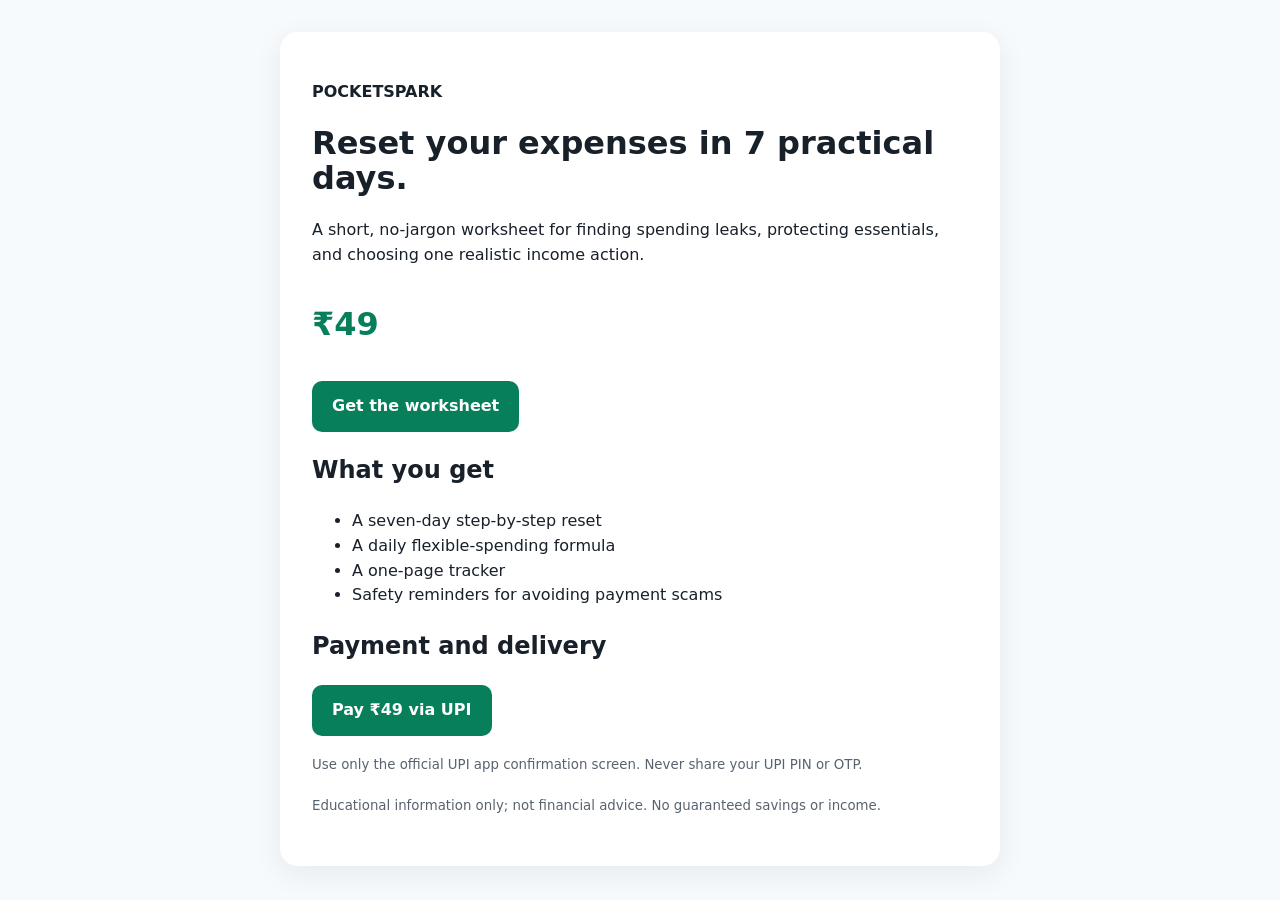
<file: index.html>
<!doctype html>
<html lang="en">
<meta charset="utf-8">
<meta name="viewport" content="width=device-width, initial-scale=1">
<title>PocketSpark 7-Day Expense Reset</title>
<style>
body{font-family:system-ui,-apple-system,sans-serif;max-width:720px;margin:0 auto;padding:32px 20px;line-height:1.55;color:#18202a;background:#f7fafc}main{background:#fff;padding:32px;border-radius:18px;box-shadow:0 8px 30px #11223312}h1{line-height:1.1} .price{font-size:2rem;font-weight:700;color:#087f5b} .cta{display:inline-block;background:#087f5b;color:white;padding:13px 20px;border-radius:10px;text-decoration:none;font-weight:700} small{color:#58636f}
</style>
<main>
<p><strong>POCKETSPARK</strong></p>
<h1>Reset your expenses in 7 practical days.</h1>
<p>A short, no-jargon worksheet for finding spending leaks, protecting essentials, and choosing one realistic income action.</p>
<p class="price">₹49</p>
<p><a class="cta" href="#payment">Get the worksheet</a></p>
<h2>What you get</h2>
<ul><li>A seven-day step-by-step reset</li><li>A daily flexible-spending formula</li><li>A one-page tracker</li><li>Safety reminders for avoiding payment scams</li></ul>
<h2 id="payment">Payment and delivery</h2>
<p><a class="cta" href="upi://pay?pa=abhijitmagapu25@oksbi&pn=PocketSpark&am=49&cu=INR">Pay ₹49 via UPI</a></p>
<p><small>Use only the official UPI app confirmation screen. Never share your UPI PIN or OTP.</small></p>
<p><small>Educational information only; not financial advice. No guaranteed savings or income.</small></p>
</main>
</html>
</file>
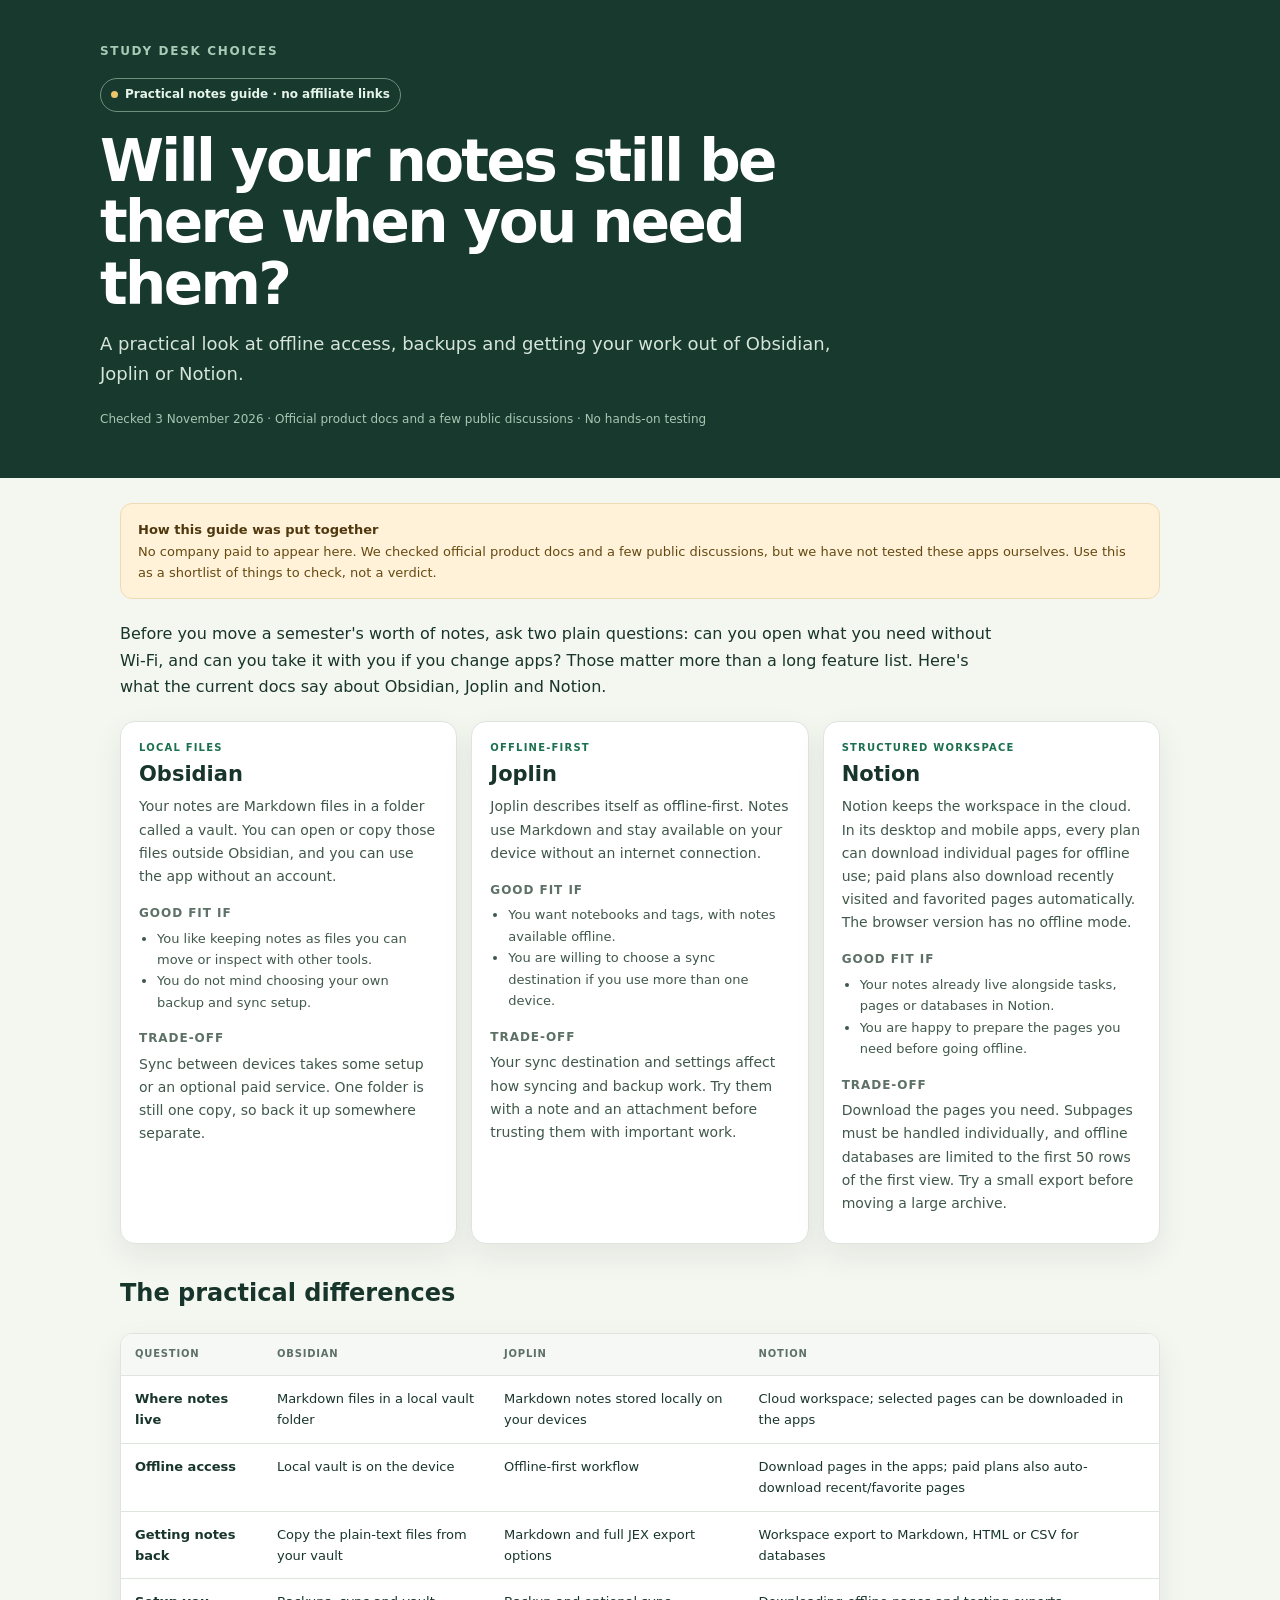
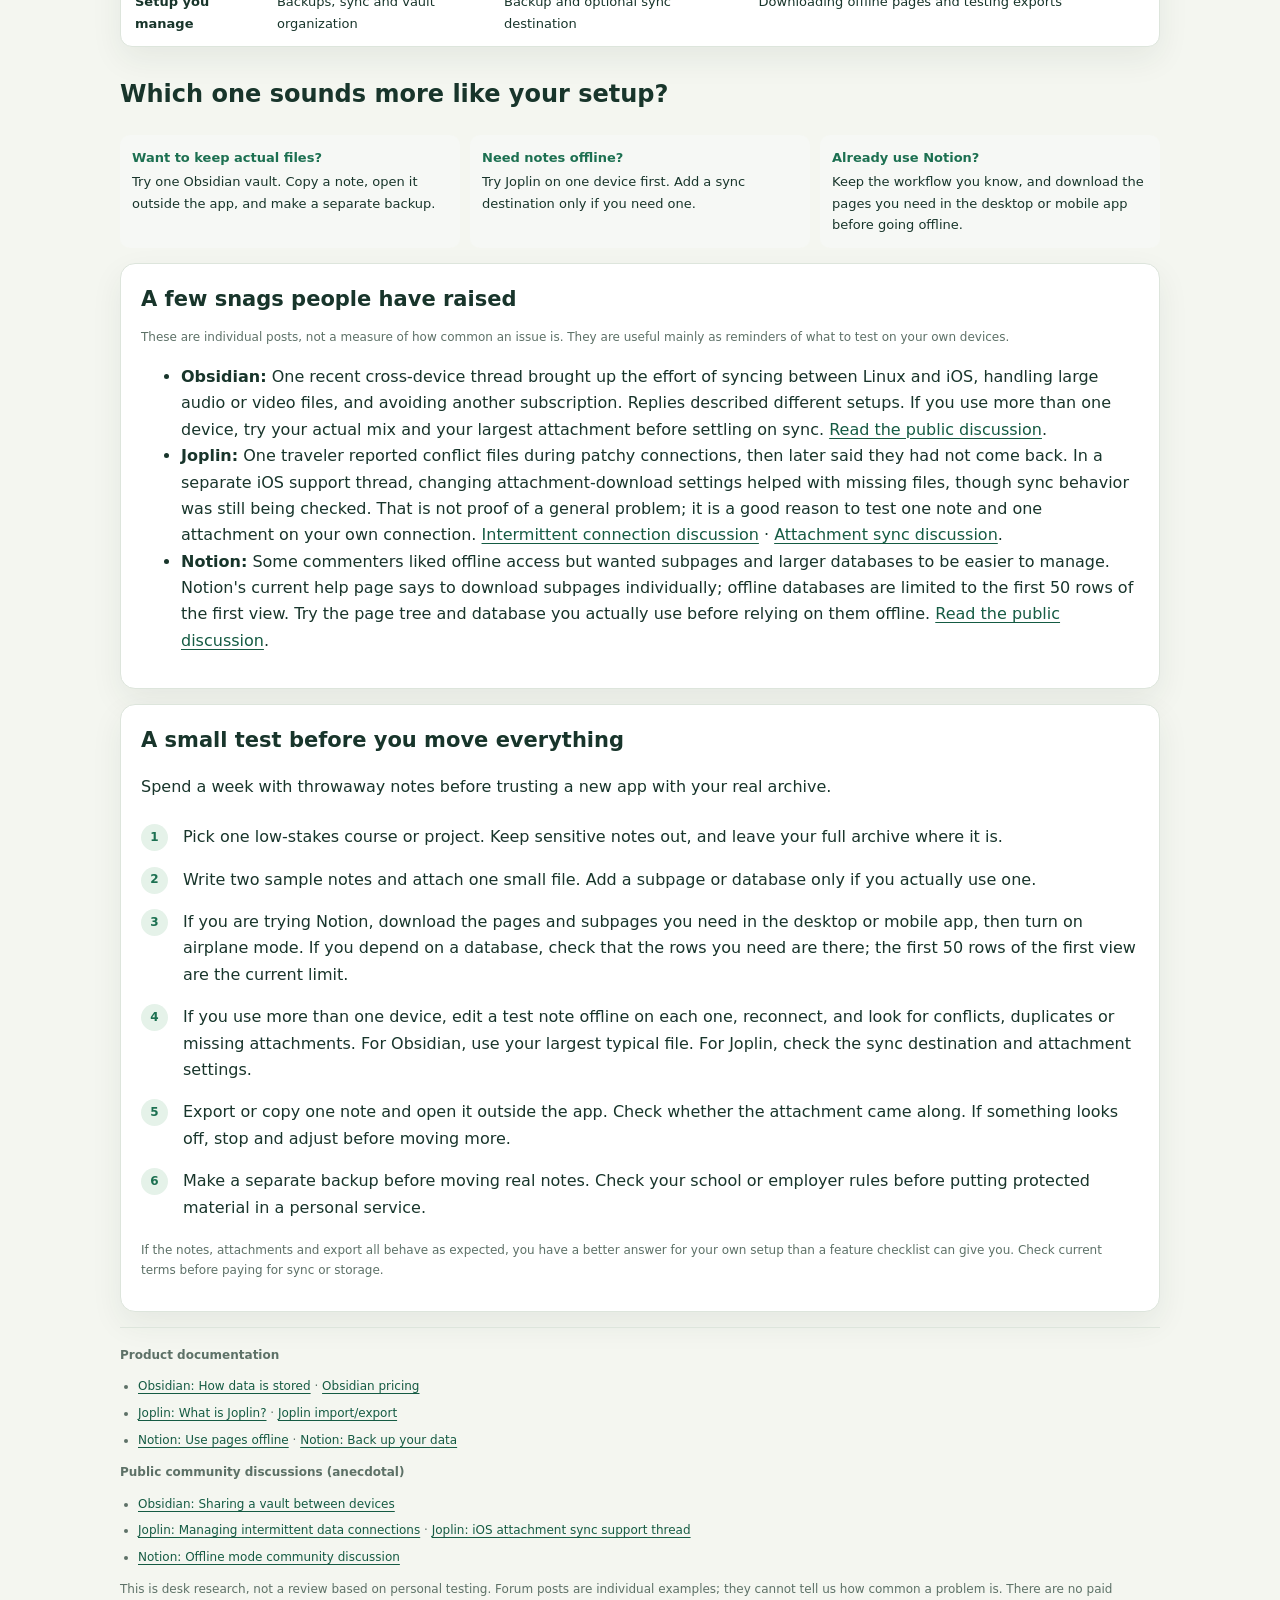
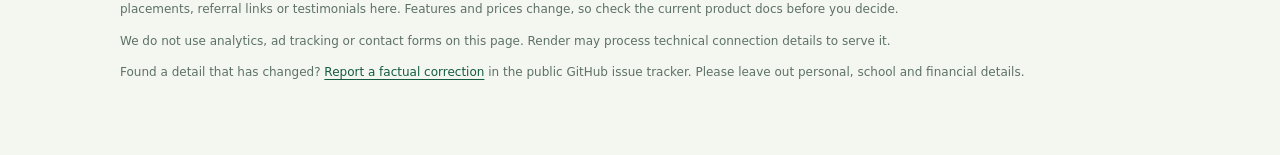
<file: study-desk-choices-render/index.html>
<!doctype html>
<html lang="en">
<head>
  <meta charset="utf-8">
  <meta name="viewport" content="width=device-width, initial-scale=1">
  <meta name="theme-color" content="#17392e">
  <meta http-equiv="Content-Security-Policy" content="default-src 'none'; script-src 'none'; style-src 'self'; img-src 'self'; connect-src 'none'; object-src 'none'; base-uri 'none'; upgrade-insecure-requests">
  <meta name="referrer" content="no-referrer">
  <meta name="description" content="A plain-language guide to offline notes, backups and taking your work out of Obsidian, Joplin or Notion.">
  <meta property="og:title" content="Will your notes still be there when you need them? · Study Desk Choices">
  <meta property="og:description" content="Practical notes on offline access, backups and moving your work between apps.">
  <title>Will your notes still be there when you need them? · Study Desk Choices</title>
  <link rel="stylesheet" href="styles.css">
</head>
<body>
  <header><div class="wrap">
    <div class="brand">Study Desk Choices</div>
    <div class="status"><i></i>Practical notes guide · no affiliate links</div>
    <h1>Will your notes still be there when you need them?</h1>
    <p class="lede">A practical look at offline access, backups and getting your work out of Obsidian, Joplin or Notion.</p>
    <div class="byline">Checked 3 November 2026 · Official product docs and a few public discussions · No hands-on testing</div>
  </div></header>
  <main class="wrap">
    <div class="notice"><strong>How this guide was put together</strong>No company paid to appear here. We checked official product docs and a few public discussions, but we have not tested these apps ourselves. Use this as a shortlist of things to check, not a verdict.</div>
    <p class="intro">Before you move a semester's worth of notes, ask two plain questions: can you open what you need without Wi-Fi, and can you take it with you if you change apps? Those matter more than a long feature list. Here's what the current docs say about Obsidian, Joplin and Notion.</p>

    <section class="grid" aria-label="Note app comparison">
      <article class="card"><div class="eyebrow">Local files</div><h2>Obsidian</h2><p>Your notes are Markdown files in a folder called a vault. You can open or copy those files outside Obsidian, and you can use the app without an account.</p><h3>Good fit if</h3><ul><li>You like keeping notes as files you can move or inspect with other tools.</li><li>You do not mind choosing your own backup and sync setup.</li></ul><h3>Trade-off</h3><p>Sync between devices takes some setup or an optional paid service. One folder is still one copy, so back it up somewhere separate.</p></article>
      <article class="card"><div class="eyebrow">Offline-first</div><h2>Joplin</h2><p>Joplin describes itself as offline-first. Notes use Markdown and stay available on your device without an internet connection.</p><h3>Good fit if</h3><ul><li>You want notebooks and tags, with notes available offline.</li><li>You are willing to choose a sync destination if you use more than one device.</li></ul><h3>Trade-off</h3><p>Your sync destination and settings affect how syncing and backup work. Try them with a note and an attachment before trusting them with important work.</p></article>
      <article class="card"><div class="eyebrow">Structured workspace</div><h2>Notion</h2><p>Notion keeps the workspace in the cloud. In its desktop and mobile apps, every plan can download individual pages for offline use; paid plans also download recently visited and favorited pages automatically. The browser version has no offline mode.</p><h3>Good fit if</h3><ul><li>Your notes already live alongside tasks, pages or databases in Notion.</li><li>You are happy to prepare the pages you need before going offline.</li></ul><h3>Trade-off</h3><p>Download the pages you need. Subpages must be handled individually, and offline databases are limited to the first 50 rows of the first view. Try a small export before moving a large archive.</p></article>
    </section>

    <h2>The practical differences</h2>
    <div class="table-wrap"><table class="table"><thead><tr><th>Question</th><th>Obsidian</th><th>Joplin</th><th>Notion</th></tr></thead><tbody>
      <tr><td>Where notes live</td><td>Markdown files in a local vault folder</td><td>Markdown notes stored locally on your devices</td><td>Cloud workspace; selected pages can be downloaded in the apps</td></tr>
      <tr><td>Offline access</td><td>Local vault is on the device</td><td>Offline-first workflow</td><td>Download pages in the apps; paid plans also auto-download recent/favorite pages</td></tr>
      <tr><td>Getting notes back</td><td>Copy the plain-text files from your vault</td><td>Markdown and full JEX export options</td><td>Workspace export to Markdown, HTML or CSV for databases</td></tr>
      <tr><td>Setup you manage</td><td>Backups, sync and vault organization</td><td>Backup and optional sync destination</td><td>Downloading offline pages and testing exports</td></tr>
    </tbody></table></div>

    <h2>Which one sounds more like your setup?</h2>
    <div class="fit">
      <div><strong>Want to keep actual files?</strong> Try one Obsidian vault. Copy a note, open it outside the app, and make a separate backup.</div>
      <div><strong>Need notes offline?</strong> Try Joplin on one device first. Add a sync destination only if you need one.</div>
      <div><strong>Already use Notion?</strong> Keep the workflow you know, and download the pages you need in the desktop or mobile app before going offline.</div>
    </div>

    <section class="panel"><h2>A few snags people have raised</h2><p class="small">These are individual posts, not a measure of how common an issue is. They are useful mainly as reminders of what to test on your own devices.</p><ul>
      <li><strong>Obsidian:</strong> One recent cross-device thread brought up the effort of syncing between Linux and iOS, handling large audio or video files, and avoiding another subscription. Replies described different setups. If you use more than one device, try your actual mix and your largest attachment before settling on sync. <a href="https://www.reddit.com/r/ObsidianMD/comments/1upfxcy/how_are_you_sharing_your_vault_between_devices/" rel="noopener">Read the public discussion</a>.</li>
      <li><strong>Joplin:</strong> One traveler reported conflict files during patchy connections, then later said they had not come back. In a separate iOS support thread, changing attachment-download settings helped with missing files, though sync behavior was still being checked. That is not proof of a general problem; it is a good reason to test one note and one attachment on your own connection. <a href="https://discourse.joplinapp.org/t/managing-intermittent-data-connections/50007" rel="noopener">Intermittent connection discussion</a> · <a href="https://discourse.joplinapp.org/t/joplin-mobile-ios-seems-unable-to-sync-correctly/50565/5" rel="noopener">Attachment sync discussion</a>.</li>
      <li><strong>Notion:</strong> Some commenters liked offline access but wanted subpages and larger databases to be easier to manage. Notion's current help page says to download subpages individually; offline databases are limited to the first 50 rows of the first view. Try the page tree and database you actually use before relying on them offline. <a href="https://www.reddit.com/r/Notion/comments/1murd6n" rel="noopener">Read the public discussion</a>.</li>
    </ul></section>

    <section class="panel"><h2>A small test before you move everything</h2><p>Spend a week with throwaway notes before trusting a new app with your real archive.</p><ol class="steps">
      <li>Pick one low-stakes course or project. Keep sensitive notes out, and leave your full archive where it is.</li>
      <li>Write two sample notes and attach one small file. Add a subpage or database only if you actually use one.</li>
      <li>If you are trying Notion, download the pages and subpages you need in the desktop or mobile app, then turn on airplane mode. If you depend on a database, check that the rows you need are there; the first 50 rows of the first view are the current limit.</li>
      <li>If you use more than one device, edit a test note offline on each one, reconnect, and look for conflicts, duplicates or missing attachments. For Obsidian, use your largest typical file. For Joplin, check the sync destination and attachment settings.</li>
      <li>Export or copy one note and open it outside the app. Check whether the attachment came along. If something looks off, stop and adjust before moving more.</li>
      <li>Make a separate backup before moving real notes. Check your school or employer rules before putting protected material in a personal service.</li>
    </ol><p class="small">If the notes, attachments and export all behave as expected, you have a better answer for your own setup than a feature checklist can give you. Check current terms before paying for sync or storage.</p></section>

    <footer><strong>Product documentation</strong><ul>
      <li><a href="https://obsidian.md/help/data-storage" rel="noopener">Obsidian: How data is stored</a> · <a href="https://obsidian.md/pricing.html" rel="noopener">Obsidian pricing</a></li>
      <li><a href="https://joplinapp.org/help/" rel="noopener">Joplin: What is Joplin?</a> · <a href="https://joplinapp.org/help/apps/import_export/" rel="noopener">Joplin import/export</a></li>
      <li><a href="https://www.notion.com/en-gb/help/use-pages-offline" rel="noopener">Notion: Use pages offline</a> · <a href="https://www.notion.com/help/back-up-your-data" rel="noopener">Notion: Back up your data</a></li>
    </ul><strong>Public community discussions (anecdotal)</strong><ul>
      <li><a href="https://www.reddit.com/r/ObsidianMD/comments/1upfxcy/how_are_you_sharing_your_vault_between_devices/" rel="noopener">Obsidian: Sharing a vault between devices</a></li>
      <li><a href="https://discourse.joplinapp.org/t/managing-intermittent-data-connections/50007" rel="noopener">Joplin: Managing intermittent data connections</a> · <a href="https://discourse.joplinapp.org/t/joplin-mobile-ios-seems-unable-to-sync-correctly/50565/5" rel="noopener">Joplin: iOS attachment sync support thread</a></li>
      <li><a href="https://www.reddit.com/r/Notion/comments/1murd6n" rel="noopener">Notion: Offline mode community discussion</a></li>
    </ul><p class="small">This is desk research, not a review based on personal testing. Forum posts are individual examples; they cannot tell us how common a problem is. There are no paid placements, referral links or testimonials here. Features and prices change, so check the current product docs before you decide.</p><p class="small">We do not use analytics, ad tracking or contact forms on this page. Render may process technical connection details to serve it.</p><p class="small">Found a detail that has changed? <a href="https://github.com/pocketspark2026/pocketspark/issues/new?title=Study%20Desk%20Choices%20correction" target="_blank" rel="noopener noreferrer">Report a factual correction</a> in the public GitHub issue tracker. Please leave out personal, school and financial details.</p>
    </footer>
  </main>
</body>
</html>
</file>
<file: study-desk-choices-render/styles.css>
:root{--ink:#18352b;--muted:#5d7167;--paper:#f4f6f0;--card:#fff;--line:#dde5dc;--green:#1c7051;--green-soft:#e5f2e9;--gold:#8a5d19;--gold-soft:#fff2d9;--shadow:0 12px 32px rgba(24,53,43,.07)}
    *{box-sizing:border-box}body{margin:0;background:var(--paper);color:var(--ink);font:16px/1.65 Inter,ui-sans-serif,system-ui,-apple-system,"Segoe UI",sans-serif}header{background:#17392e;color:#fff;padding:42px 22px 48px}.wrap{max-width:1080px;margin:auto}.brand{font-size:12px;letter-spacing:.14em;text-transform:uppercase;color:#a7cbb6;font-weight:800}.status{display:inline-flex;margin-top:16px;padding:6px 10px;border:1px solid #718f7e;border-radius:999px;color:#e7f4ea;font-size:12px;font-weight:750}.status i{width:7px;height:7px;border-radius:50%;background:#edc66a;margin:auto 7px auto 0}h1{font-size:clamp(34px,6vw,58px);line-height:1.06;letter-spacing:-.045em;margin:19px 0 14px;max-width:850px}.lede{font-size:18px;color:#d6e5da;max-width:780px;margin:0}.byline{font-size:12px;color:#a9c6b2;margin-top:22px}main{padding:25px 20px 60px}.notice{padding:15px 17px;border-radius:12px;background:var(--gold-soft);color:#654911;border:1px solid #efdbb3;margin-bottom:22px;font-size:13px}.notice strong{display:block;color:#50380e}.intro{max-width:880px}.grid{display:grid;grid-template-columns:repeat(3,1fr);gap:14px;margin:20px 0 30px}.card,.panel{background:var(--card);border:1px solid var(--line);border-radius:15px;box-shadow:var(--shadow)}.card{padding:18px}.eyebrow{color:var(--green);text-transform:uppercase;letter-spacing:.12em;font-size:10px;font-weight:850}.card h2{margin:5px 0 8px;font-size:21px;line-height:1.25}.card p{font-size:14px;color:#40584b;margin:0 0 10px}.card h3{font-size:12px;text-transform:uppercase;letter-spacing:.08em;color:var(--muted);margin:16px 0 4px}.card ul{margin:4px 0 0;padding-left:18px;font-size:13px;color:#40584b}.table-wrap{overflow:auto;border:1px solid var(--line);border-radius:12px;background:#fff;box-shadow:var(--shadow);margin:14px 0 28px}.table{width:100%;min-width:760px;border-collapse:collapse}.table th,.table td{border-bottom:1px solid var(--line);padding:12px 14px;text-align:left;vertical-align:top;font-size:13px}.table th{background:#f5f8f4;color:#5e7166;font-size:10px;text-transform:uppercase;letter-spacing:.08em}.table tr:last-child td{border-bottom:0}.table td:first-child{font-weight:800}.panel{padding:18px 20px;margin:15px 0}.panel h2{font-size:21px;margin:0 0 7px}.steps{counter-reset:step;list-style:none;padding:0;margin:12px 0}.steps li{counter-increment:step;padding:8px 0 8px 42px;position:relative}.steps li:before{content:counter(step);position:absolute;left:0;top:8px;width:27px;height:27px;border-radius:50%;display:grid;place-items:center;background:var(--green-soft);color:var(--green);font-size:12px;font-weight:850}.fit{display:grid;grid-template-columns:repeat(3,1fr);gap:10px;margin-top:12px}.fit div{background:#f6f8f5;padding:12px;border-radius:10px;font-size:13px}.fit strong{display:block;color:var(--green);margin-bottom:3px}a{color:#155b43;text-underline-offset:3px}footer{border-top:1px solid var(--line);padding-top:18px;color:var(--muted);font-size:12px}footer ul{padding-left:18px}footer li{margin:7px 0}.small{font-size:12px;color:var(--muted)}
    @media(max-width:760px){.grid,.fit{grid-template-columns:1fr}.table{min-width:700px}header{padding-top:30px}}
</file>
